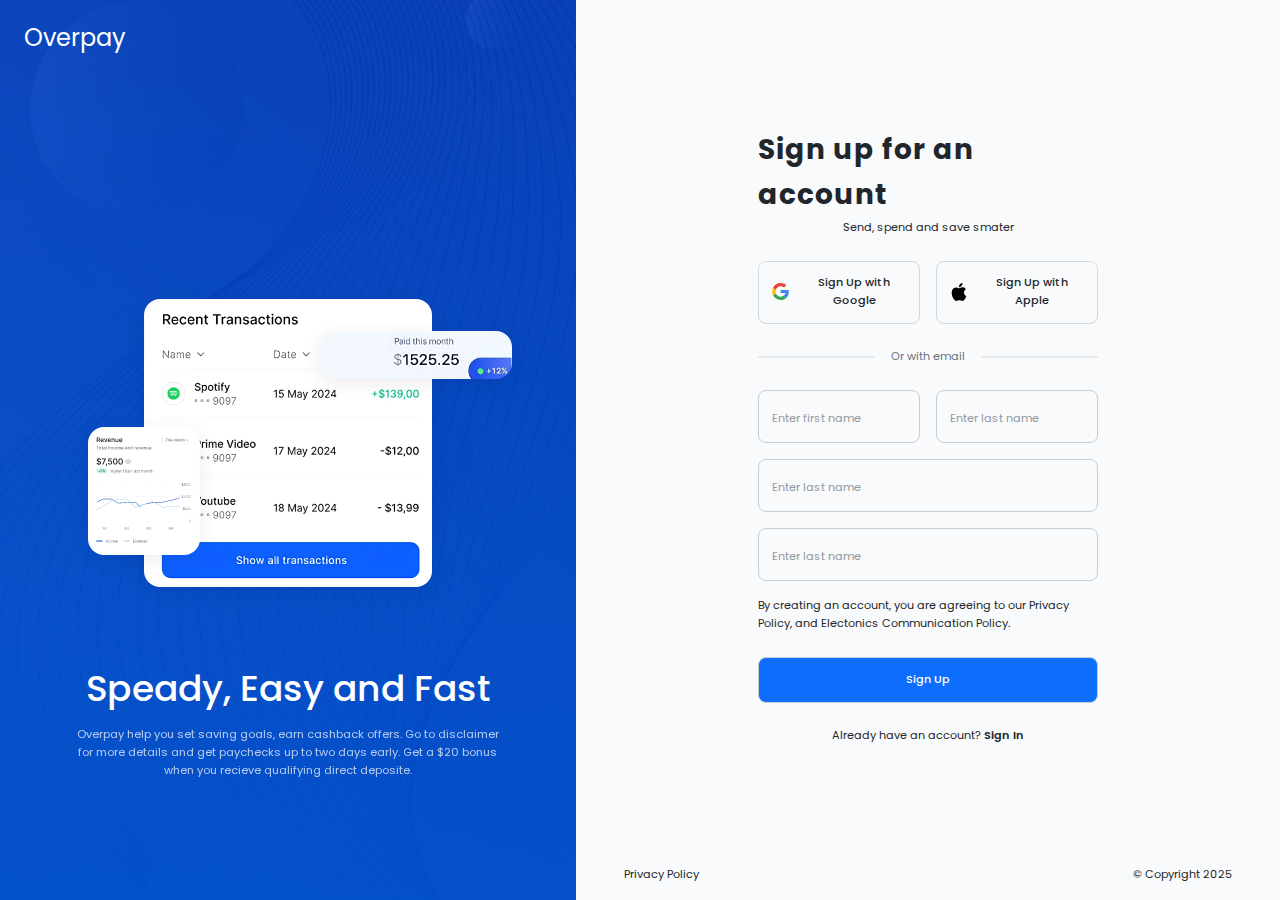
<file: index.html>
<!DOCTYPE html>
<html lang="en">
  <head>
    <meta charset="UTF-8" />
    <meta name="viewport" content="width=device-width, initial-scale=1.0" />
    <link rel="stylesheet" href="./styles/styles.css" />
    <title>Login Form</title>
  </head>
  <body>
    <div class="main-container">
      <div class="wrapper">
        <div class="auth-left">
          <div class="auth-left-wrapper">
            <div class="logo"><h1>Overpay</h1></div>
            <div class="auth-left-content">
              <div class="ui-image">
                <div class="ui-image1"></div>
                <div class="ui-image3"></div>
              </div>
              <div class="left-bottom-text">
                <h1>Speady, Easy and Fast</h1>
                <p>
                  Overpay help you set saving goals, earn cashback offers. Go to
                  disclaimer for more details and get paychecks up to two days
                  early. Get a <span>$20</span> bonus when you recieve
                  qualifying direct deposite.
                </p>
              </div>
            </div>
          </div>
        </div>
        <div class="auth-right">
          <form action="#" class="auth-form">
            <div class="header-container">
              <h3>Sign up for an account</h3>
              <p>Send, spend and save smater</p>
            </div>
            <div class="social-buttons">
              <button class="google-btn">
                <div class="icon"><img src="./icons/google.svg" alt="" /></div>
                Sign Up with Google
              </button>
              <button class="apple-btn">
                <div class="icon"><img src="./icons/apple.svg" alt="" /></div>
                Sign Up with Apple
              </button>
            </div>
            <div class="divider"><span>Or with email</span></div>

            <div class="input-container">
              <div class="input-group">
                <input type="text" placeholder="Enter first name" />
                <input type="text" placeholder="Enter last name" />
              </div>
              <input type="text" placeholder="Enter last name" />
              <input type="text" placeholder="Enter last name" />
              <div class="terms">
                By creating an account, you are agreeing to our
                <a href="#">Privacy Policy</a>, and
                <a href="#">Electonics Communication Policy.</a>
              </div>
            </div>
            <button class="sign-up">Sign Up</button>
            <div class="sign-in-text">
              Already have an account? <span><a href="#">Sign In</a></span>
            </div>
          </form>
          <div class="bottom-text-container">
            <div class="bottom-text">
              <a href="#"><p>Privacy Policy</p></a>
              <p>&copy; Copyright 2025</p>
            </div>
          </div>
        </div>
      </div>
    </div>
  </body>
</html>
</file>
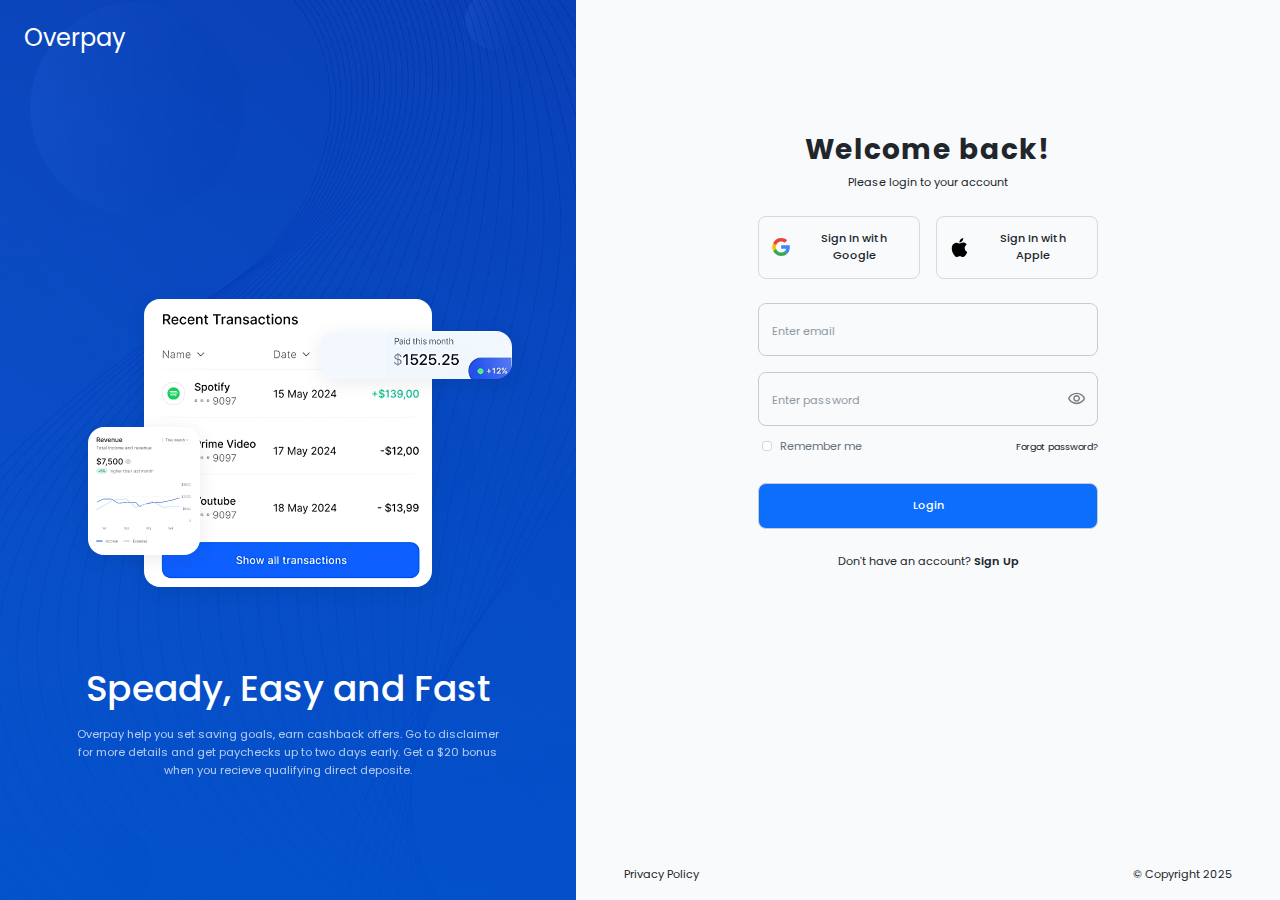
<file: login.html>
<!DOCTYPE html>
<html lang="en">
  <head>
    <meta charset="UTF-8" />
    <meta name="viewport" content="width=device-width, initial-scale=1.0" />
    <link
      rel="stylesheet"
      href="https://fonts.googleapis.com/css2?family=Material+Symbols+Outlined"
    />
    <link rel="stylesheet" href="./styles/styles.css" />
    <title>Login Form</title>
  </head>
  <body>
    <div class="main-container">
      <div class="wrapper">
        <div class="auth-left">
          <div class="auth-left-wrapper">
            <div class="logo"><h1>Overpay</h1></div>
            <div class="auth-left-content">
              <div class="ui-image">
                <div class="ui-image1"></div>
                <div class="ui-image3"></div>
              </div>
              <div class="left-bottom-text">
                <h1>Speady, Easy and Fast</h1>
                <p>
                  Overpay help you set saving goals, earn cashback offers. Go to
                  disclaimer for more details and get paychecks up to two days
                  early. Get a <span>$20</span> bonus when you recieve
                  qualifying direct deposite.
                </p>
              </div>
            </div>
          </div>
        </div>
        <div class="auth-right">
          <form action="#" class="auth-form">
            <div class="header-container">
              <h3>Welcome back!</h3>
              <p>Please login to your account</p>
            </div>
            <div class="social-buttons">
              <button class="google-btn">
                <div class="icon"><img src="./icons/google.svg" alt="" /></div>
                Sign In with Google
              </button>
              <button class="apple-btn">
                <div class="icon"><img src="./icons/apple.svg" alt="" /></div>
                Sign In with Apple
              </button>
            </div>

            <div class="input-container">
              <input type="email" placeholder="Enter email" required />
              <div class="password-group">
                <div class="input-group">
                  <input
                    type="password"
                    placeholder="Enter password"
                    required
                  />
                  <span class="material-symbols-outlined"> visibility </span>
                </div>
                <div class="remember-container">
                  <label class="remember">
                    <input type="checkbox" id="remember" name="remember" />
                    <span class="checkmark" aria-hidden="true"></span>
                    <span class="remember-text">Remember me</span>
                  </label>

                  <a href="#">Forgot password?</a>
                </div>
              </div>
            </div>

            <button class="sign-up">Login</button>
            <div class="sign-in-text">
              Don't have an account?
              <span><a href="index.html">Sign Up</a></span>
            </div>
          </form>
          <div class="bottom-text-container">
            <div class="bottom-text">
              <a href="#"><p>Privacy Policy</p></a>
              <p>&copy; Copyright 2025</p>
            </div>
          </div>
        </div>
      </div>
    </div>
  </body>
</html>
</file>
<file: styles/styles.css>
@import url("https://fonts.googleapis.com/css2?family=Inter:wght@100..900&family=Noto+Naskh+Arabic:wght@400..700&family=Poppins:ital,wght@0,100;0,200;0,300;0,400;0,500;0,600;0,700;0,800;0,900;1,100;1,200;1,300;1,400;1,500;1,600;1,700;1,800;1,900&family=Roboto:ital,wght@0,100..900;1,100..900&display=swap");

/* ============================= */
/* ☀️ LIGHT MODE (default)        */
/* ============================= */
:root {
  /* ---------- TYPOGRAPHY ---------- */
  --font-family: "Poppins", sans-serif;
  --font-size-base: 0.7rem;
  --font-size-base2: 0.8rem;
  --font-weight-regular: 400;
  --font-weight-medium: 500;
  --font-weight-semibold: 600;
  --font-weight-bold: 700;
  --line-height-base: 1.6;
  --heading-line-height: 1.2;

  /* ---------- HEADING CLAMP ---------- */
  --heading-h1: clamp(2rem, 5vw + 0.5rem, 3rem);
  --heading-h2: clamp(1.5rem, 4vw + 0.5rem, 2.25rem);
  --heading-h3: clamp(1rem, 3vw + 0.5rem, 1.75rem);

  /* ---------- SPACING SYSTEM ---------- */
  --spacing-xxs: 1px;
  --spacing-xs: 0.8rem;
  --spacing-sm: 1rem;
  --spacing-md: 1.5rem;
  --spacing-lg: 2rem;
  --spacing-xl: 3rem;
  --spacing-xxl: 4rem;
  --spacing-xxxl: 5rem;

  /* ---------- COLORS (Blue Theme) ---------- */
  --color-bg: hsl(210, 20%, 98%);
  --color-surface: hsl(0, 0%, 100%);
  --color-card: hsl(210, 25%, 97%);

  --color-text: hsl(210, 15%, 15%);
  --color-text-muted: hsl(210, 10%, 45%);
  --color-heading: hsl(210, 20%, 10%);

  --color-primary: hsl(216, 98%, 52%);
  --color-primary-hover: hsl(216, 98%, 45%);
  --color-secondary: hsl(210, 16%, 92%);

  --color-border: hsl(210, 15%, 85%);
  --color-input-bg: hsl(0, 0%, 100%);
  --color-input-border: hsl(210, 15%, 80%);
  --color-placeholder: hsl(210, 10%, 60%);

  --button-bg: var(--color-primary);
  --button-bg-hover: var(--color-primary-hover);
  --button-text: hsl(0, 0%, 100%);

  /* ---------- EFFECTS ---------- */
  --shadow-soft: 0 4px 20px hsl(0 0% 0% / 0.08);
  --shadow-strong: 0 8px 30px hsl(0 0% 0% / 0.12);

  --radius-sm: 0.5rem;
  --radius-md: 1rem;
  --radius-lg: 1.5rem;
}

/* ============================= */
/* 🌙 DARK MODE (Auto via System) */
/* ============================= */
@media (prefers-color-scheme: dark) {
  :root {
    --color-bg: hsl(220, 20%, 10%);
    --color-surface: hsl(220, 20%, 15%);
    --color-card: hsl(220, 20%, 18%);

    --color-text: hsl(0, 0%, 95%);
    --color-text-muted: hsl(0, 0%, 75%);
    --color-heading: hsl(0, 0%, 100%);

    --color-primary: hsl(216, 98%, 60%);
    --color-primary-hover: hsl(216, 98%, 65%);
    --color-secondary: hsl(220, 15%, 25%);

    --color-border: hsl(220, 15%, 30%);
    --color-input-bg: hsl(220, 15%, 20%);
    --color-input-border: hsl(220, 15%, 35%);
    --color-placeholder: hsl(0, 0%, 70%);

    --button-bg: var(--color-primary);
    --button-bg-hover: var(--color-primary-hover);
    --button-text: hsl(0, 0%, 100%);

    --shadow-soft: 0 4px 20px hsl(0 0% 0% / 0.25);
    --shadow-strong: 0 8px 30px hsl(0 0% 0% / 0.35);
  }
}

/* Universal reset for box sizing */
*,
*::before,
*::after {
  box-sizing: border-box;
}

/* Reset margin, padding, and font inheritance */
* {
  margin: 0;
  padding: 0;
  font: inherit;
}

/* Apply background + transition when switching themes */
body {
  background: var(--color-bg);
}

/* Ensure form elements inherit font properly */
input,
textarea,
button,
select {
  font: inherit;
  color: inherit;
  border: none;
  outline: none;
  font-size: var(--font-size-base);
}
input {
  width: 100%;
  padding: var(--spacing-xs);
  background: var(--color-bg);
  border: 1px solid var(--color-input-border);
  border-radius: var(--radius-sm);
  color: var(--color-text);
  font-size: 1rem;
}
input:-webkit-autofill,
input:-webkit-autofill:hover,
input:-webkit-autofill:focus {
  background-color: var(--color-bg) !important;
  color: var(--color-text) !important;
  -webkit-text-fill-color: var(--color-text) !important;
  transition: background-color 5000s ease-in-out 0s; /* prevents flashing */
}
input::placeholder {
  color: var(--color-placeholder);
  font-size: var(--font-size-base);
}
input:focus {
  border: 1px solid var(--color-primary);
}

button {
  width: 100%;
  padding: var(--spacing-xs);
  background: var(--color-bg);
  border: 1px solid var(--color-input-border);
  border-radius: var(--radius-sm);
  color: var(--color-text);
  font-weight: var(--font-weight-medium);
  cursor: pointer;
  transition: background 0.3s ease;
}
button:hover {
  background: var(--button-bg-hover);
}

/* Reset anchor tag decoration and set color using variables */
a {
  color: var(--color-text);
  text-decoration: none;
  transition: color var(--transition-duration) ease-in-out;
}
a:hover {
  color: var(--color-primary-hover);
}

/* Media elements scale responsively */
img,
picture,
svg,
video {
  display: block;
  max-width: 100%;
}

h1 {
  font-size: var(--heading-h2);
  color: var(--color-heading);
  line-height: var(--heading-line-height);
}

p {
  font-size: var(--font-size-base);
  line-height: var(--line-height-base);
}

/* ----------------------
    main-container styling
---------------------- */
.main-container {
  width: 100%;
  max-width: 100dvw;
  height: auto;
  min-height: 100dvh;
}

/* ----------------------
    wrapper styling
---------------------- */
.wrapper {
  width: 100%;
  height: 100%;
  font-family: var(--font-family);
  font-size: var(--font-size-base);
  line-height: var(--line-height-base);
  background-color: var(--color-bg);
  color: var(--color-text);
  display: flex;
  justify-content: center;
  align-items: center;
}

/* ----------------------
    left-container styling
---------------------- */
.auth-left {
  width: 45%;
  height: 100vh;
  background: linear-gradient(
      hsl(216, 100%, 40%, 0.4),
      hsl(216, 100%, 40%, 0.9)
    ),
    url(../images/bg.jpg) no-repeat center center / cover;
}
.auth-left-wrapper {
  width: 100%;
  height: 100%;
  padding: var(--spacing-md);
  display: flex;
  flex-direction: column;
  justify-content: space-between;
  align-items: center;
}
.logo {
  align-self: flex-start;
  font-weight: var(--font-weight-regular);
}
.logo h1 {
  font-size: 1.5rem;
  color: hsl(0, 0%, 100%);
}

.auth-left-content {
  width: 100%;
  height: auto;
  display: flex;
  flex-direction: column;
  justify-content: center;
  align-items: center;
  gap: var(--spacing-xxxl);
  margin-bottom: 6rem;
}
.ui-image {
  width: 18rem;
  height: 18rem;
  background: url(../images/rev-1.png) no-repeat center center / cover;
  border-radius: var(--radius-md);
  box-shadow: var(--shadow-soft);
  position: relative;
}
.ui-image1 {
  width: 7rem;
  height: 8rem;
  background: url(../images/rev2.png) no-repeat center center / cover;
  border-radius: var(--radius-md);
  box-shadow: var(--shadow-soft);
  position: absolute;
  left: -3.5rem;
  bottom: 2rem;
}
.ui-image3 {
  width: 12rem;
  height: 3rem;
  background: url(../images/rev3.png) no-repeat center center / cover;
  border-radius: var(--radius-md);
  box-shadow: var(--shadow-soft);
  position: absolute;
  right: -5rem;
  top: 2rem;
}

.left-bottom-text {
  width: fit-content;
  height: auto;
  display: flex;
  flex-direction: column;
  justify-content: center;
  align-items: center;
  gap: var(--spacing-sm);
}
.left-bottom-text h1 {
  font-weight: var(--font-weight-medium);
  color: hsl(0, 0%, 100%);
  text-align: center;
}
.left-bottom-text p {
  width: 80%;
  text-align: center;
  opacity: 0.7;
  color: hsl(0, 0%, 100%);
}

/* ----------------------
    right-container styling
---------------------- */
.auth-right {
  width: 55%;
  height: 100vh;
  background: var(--color-bg);
  display: flex;
  flex-direction: column;
  justify-content: space-between;
  align-items: center;
  padding: var(--spacing-sm) 0;
}

/* ---------------------- 
    auth-form styling
---------------------- */

.auth-form {
  width: 55%;
  height: auto;
  padding: 0 var(--spacing-md);
  /* border: 1px solid var(--color-border); */
  display: flex;
  flex-direction: column;
  justify-content: center;
  align-items: center;
  gap: var(--spacing-md);
  margin-top: 7rem;
}
.header-container {
  width: 100%;
  height: auto;
  display: flex;
  flex-direction: column;
  justify-content: center;
  align-items: center;
  gap: var(--spacing-xxs);
}
.header-container h3 {
  font-size: var(--heading-h3);
  font-weight: var(--font-weight-bold);
  letter-spacing: var(--spacing-xxs);
}
.header-container p {
  font-size: var(--font-size-base);
  font-weight: normal;
}

.social-buttons {
  width: 100%;
  height: auto;
  display: flex;
  justify-content: center;
  align-items: center;
  gap: var(--spacing-sm);
}
.social-buttons button {
  flex: 1 1 100%;
  background: var(--color-bg);
  border: 1px solid var(--color-border);
  color: var(--color-text);
  display: flex;
  justify-content: center;
  align-items: center;
  gap: var(--spacing-xs);
}
button .icon {
  width: 1.2rem;
  height: 1.2rem;
  color: var(--color-text);
}

.divider {
  width: 100%;
  height: auto;
  text-align: center;
  position: relative;
  color: var(--color-text-muted);
  font-size: var(--font-size-base);
}

.divider span {
  background: var(--color-bg);
  padding: 0 var(--spacing-sm);
  position: relative;
  z-index: 1;
}

.divider::before {
  content: "";
  position: absolute;
  top: 50%;
  left: 0;
  width: 100%;
  height: 1px;
  background: var(--color-border);
  transform: translateY(-50%);
}

.input-container {
  width: 100%;
  height: auto;
  display: flex;
  flex-direction: column;
  align-items: center;
  justify-content: center;
  gap: var(--spacing-sm);
}
input[type="password"] {
  position: relative;
}

.input-group {
  width: 100%;
  height: auto;
  display: flex;
  justify-content: center;
  align-items: center;
  gap: var(--spacing-sm);
  position: relative;
}
.password-group {
  width: 100%;
  height: auto;
  display: flex;
  flex-direction: column;
  justify-content: center;
  align-items: center;
  gap: 8px;
}
.remember-container {
  width: 100%;
  height: auto;
  display: flex;
  justify-content: space-between;
  align-items: center;
  font-size: 0.6rem;
}
/* container */
.remember {
  display: inline-flex;
  align-items: center;
  gap: 0.5rem;
  cursor: pointer;
  user-select: none;
  padding: 0.25rem 0.25rem; /* keeps a larger tap area while visible box is small */
}

/* visually hide native checkbox but keep it accessible */
.remember input[type="checkbox"] {
  position: absolute; /* take it out of flow */
  width: 1px;
  height: 1px;
  margin: -1px;
  padding: 0;
  border: 0;
  clip: rect(0 0 0 0);
  clip-path: inset(50%);
  overflow: hidden;
  white-space: nowrap;
}

/* visible small box */
.remember .checkmark {
  width: 10px;
  height: 10px;
  flex: 0 0 10px; /* keep it exactly 10px */
  border: 1.25px solid var(--color-border);
  border-radius: 3px;
  background: var(--input-bg, var(--color-input-bg));
  box-sizing: border-box;
  display: inline-block;
  position: relative;
  transition: background 0.12s ease, border-color 0.12s ease,
    transform 0.12s ease;
}

/* checked state background + border */
.remember input[type="checkbox"]:checked + .checkmark {
  background: var(--primary-color, var(--color-primary));
  border-color: var(--primary-color, var(--color-primary));
}

/* checkmark (white tick) */
.remember .checkmark::after {
  content: "";
  position: absolute;
  display: none;
}

/* show and position tick when checked */
.remember input[type="checkbox"]:checked + .checkmark::after {
  display: block;
  left: 3px; /* tweak to visually center tick inside 10px box */
  top: 1px;
  width: 3px;
  height: 6px;
  border: solid hsl(0 0% 100% / 1); /* white tick */
  border-width: 0 1.2px 1.2px 0;
  transform: rotate(45deg);
}

/* label text style */
.remember .remember-text {
  color: var(--text-muted, var(--color-text-muted));
  font-size: var(--font-size-base, 1rem);
}

/* focus outline for keyboard users */
.remember input[type="checkbox"]:focus + .checkmark {
  box-shadow: 0 0 0 3px hsl(216 100% 52% / 0.12); /* subtle focus ring */
  transform: translateY(-0.5px); /* tiny nudge for crispness */
}

.input-group span {
  position: absolute;
  top: 50%;
  right: 0.75rem;
  transform: translateY(-50%);
  display: flex;
  align-items: center;
  justify-content: center;
  font-size: 1.2rem;
  opacity: 0.6;
  cursor: pointer;
  z-index: 1;
}
.input-group span:hover {
  color: var(--color-primary-hover);
}

button.sign-up {
  background: var(--button-bg);
  color: var(--button-text);
}
button.sign-up:hover {
  background: var(--button-bg-hover);
}

.sign-in-text a {
  font-weight: var(--font-weight-semibold);
}

.bottom-text-container {
  width: 100%;
  height: auto;
  align-self: flex-end;
  padding: 0 var(--spacing-xl);
}
.bottom-text {
  width: 100%;
  height: auto;
  display: flex;
  justify-content: space-between;
  align-items: center;
}

/* ----------------------
    Media Querrie styling
---------------------- */
@media (max-width: 1024px) {
  .auth-form {
    width: 90%;
    height: auto;
    padding: 0 var(--spacing-md);
    /* border: 1px solid var(--color-border); */
    display: flex;
    flex-direction: column;
    justify-content: center;
    align-items: center;
    gap: var(--spacing-md);
    margin-top: 0;
  }
  .auth-left-content {
    width: 100%;
    height: auto;
    display: flex;
    flex-direction: column;
    justify-content: center;
    align-items: center;
    gap: var(--spacing-xl);
    margin-bottom: 0;
  }
}

@media (max-width: 1024px) {
  .auth-left-wrapper {
    width: 100%;
    height: 100%;
    padding: var(--spacing-md);
    display: flex;
    flex-direction: column;
    justify-content: center;
    align-items: center;
    position: relative;
  }
  .logo {
    align-self: flex-start;
    font-weight: var(--font-weight-regular);
    position: absolute;
    top: 2rem;
    left: 2rem;
  }
  .left-bottom-text p {
    width: 100%;
    text-align: center;
    opacity: 0.7;
    color: hsl(0, 0%, 100%);
  }
  .ui-image3 {
    width: 12rem;
    height: 3rem;
    background: url(../images/rev3.png) no-repeat center center / cover;
    border-radius: var(--radius-md);
    box-shadow: var(--shadow-soft);
    position: absolute;
    right: -2rem;
    top: 2rem;
  }
  .auth-right {
    width: 55%;
    height: 100vh;
    background: var(--color-bg);
    display: flex;
    flex-direction: column;
    justify-content: center;
    align-items: center;
    padding: var(--spacing-sm) 0;
    gap: var(--spacing-xl);
  }
  .auth-form {
    width: 90%;
    height: auto;
    padding: 0 var(--spacing-md);
    display: flex;
    flex-direction: column;
    justify-content: center;
    align-items: center;
    gap: var(--spacing-md);
    margin-top: 0;
  }
  .bottom-text-container {
    width: 100%;
    height: auto;
    padding: 0 var(--spacing-xl);
  }
}

@media (max-width: 768px) {
  .main-container {
    display: grid;
    grid-template-columns: 1fr;
    place-content: center;
  }
  .wrapper {
    flex-direction: column;
    justify-content: center;
    align-items: center;
  }
  .auth-left {
    display: none;
  }
  .auth-right {
    width: 90%;
    height: auto;
    gap: var(--spacing-lg);
  }
  .auth-form {
    width: 100%;
    height: auto;
    padding: var(--spacing-md);
    margin-top: 2rem;
  }
  .header-container p {
    font-size: var(--font-size-base2);
    font-weight: normal;
  }
  .social-buttons {
    flex-direction: column;
  }
  .social-buttons button {
    flex: 1 1 100%;
    background: var(--color-bg);
    border: 1px solid var(--color-border);
    color: var(--color-text);
    display: flex;
    justify-content: center;
    align-items: center;
    gap: var(--spacing-sm);
  }
  .remember {
    padding: 0 0.5rem;
  }
}

/* 🌞 Light mode: keep icon dark */
@media (prefers-color-scheme: light) {
  .apple-btn img {
    filter: invert(0); /* keeps icon black */
  }
}

/* 🌙 Dark mode: make icon white */
@media (prefers-color-scheme: dark) {
  .apple-btn img {
    filter: invert(1); /* makes icon white */
  }
}
</file>
